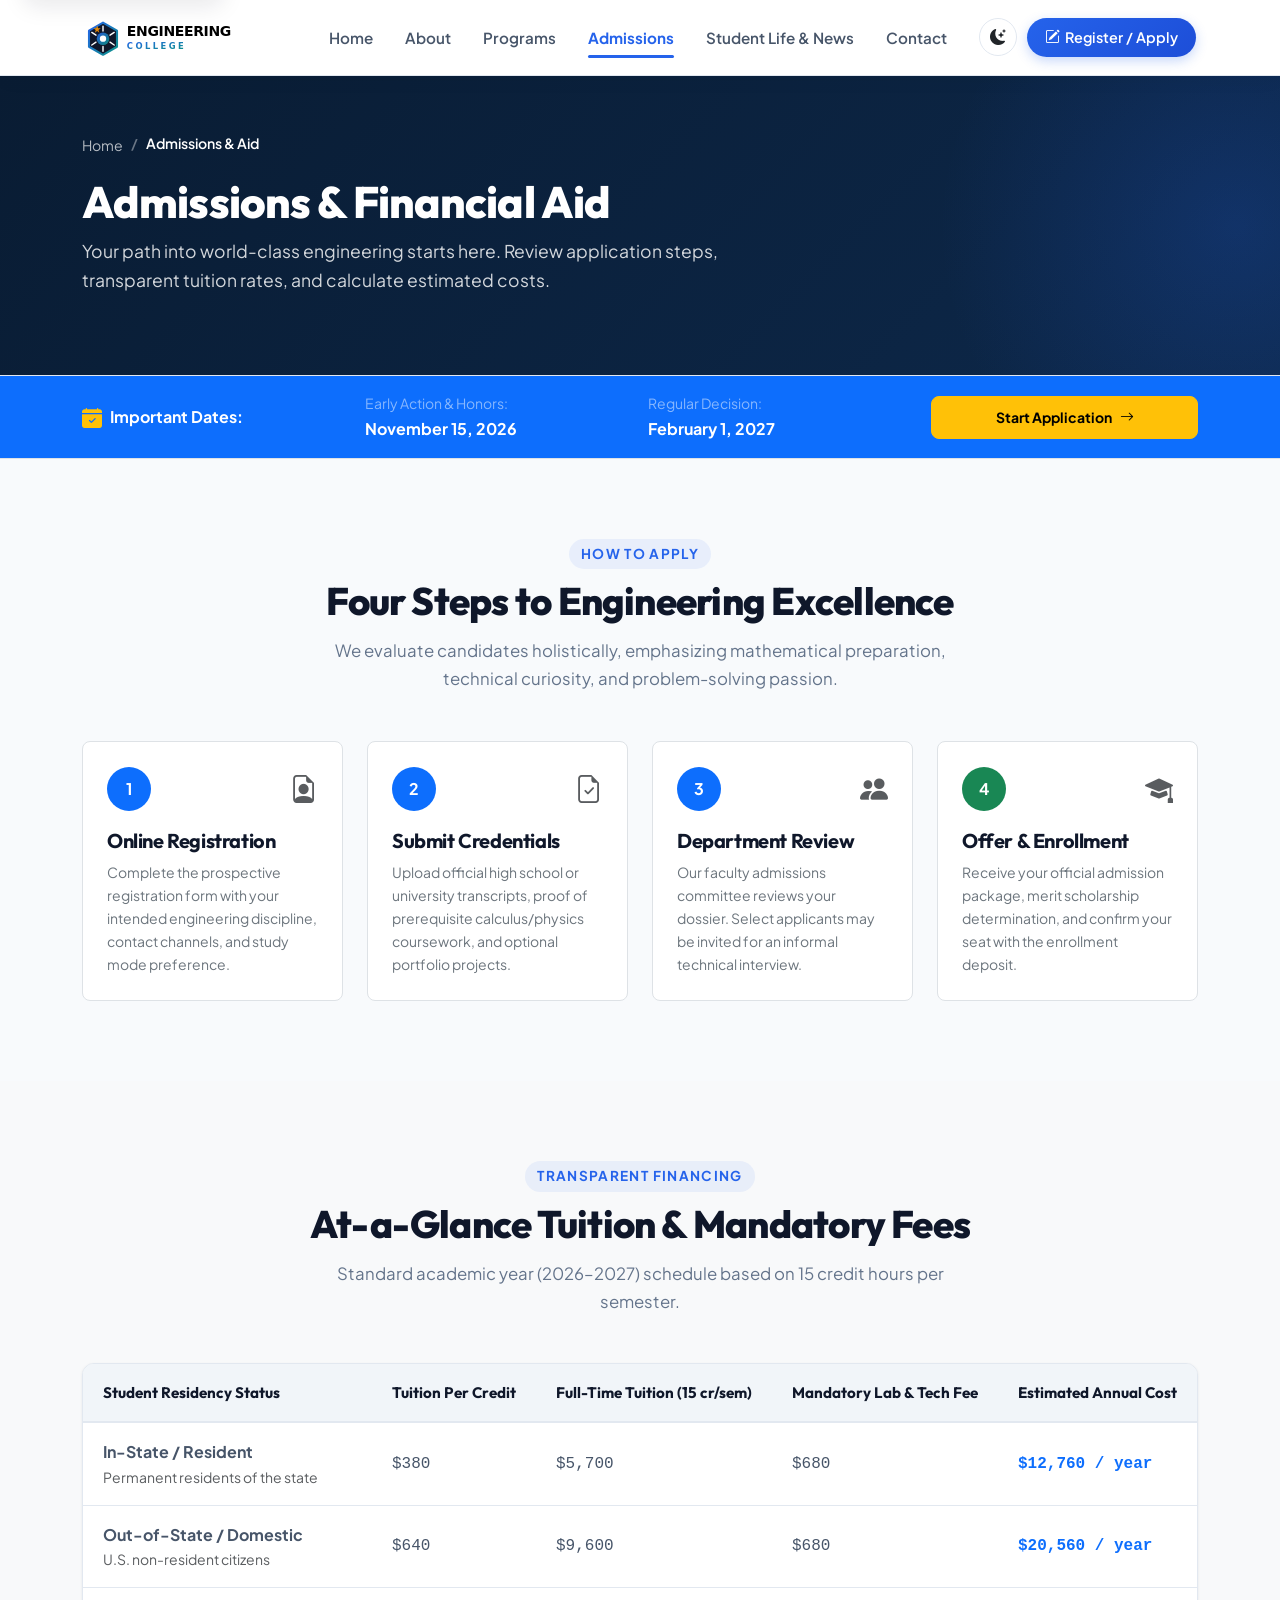
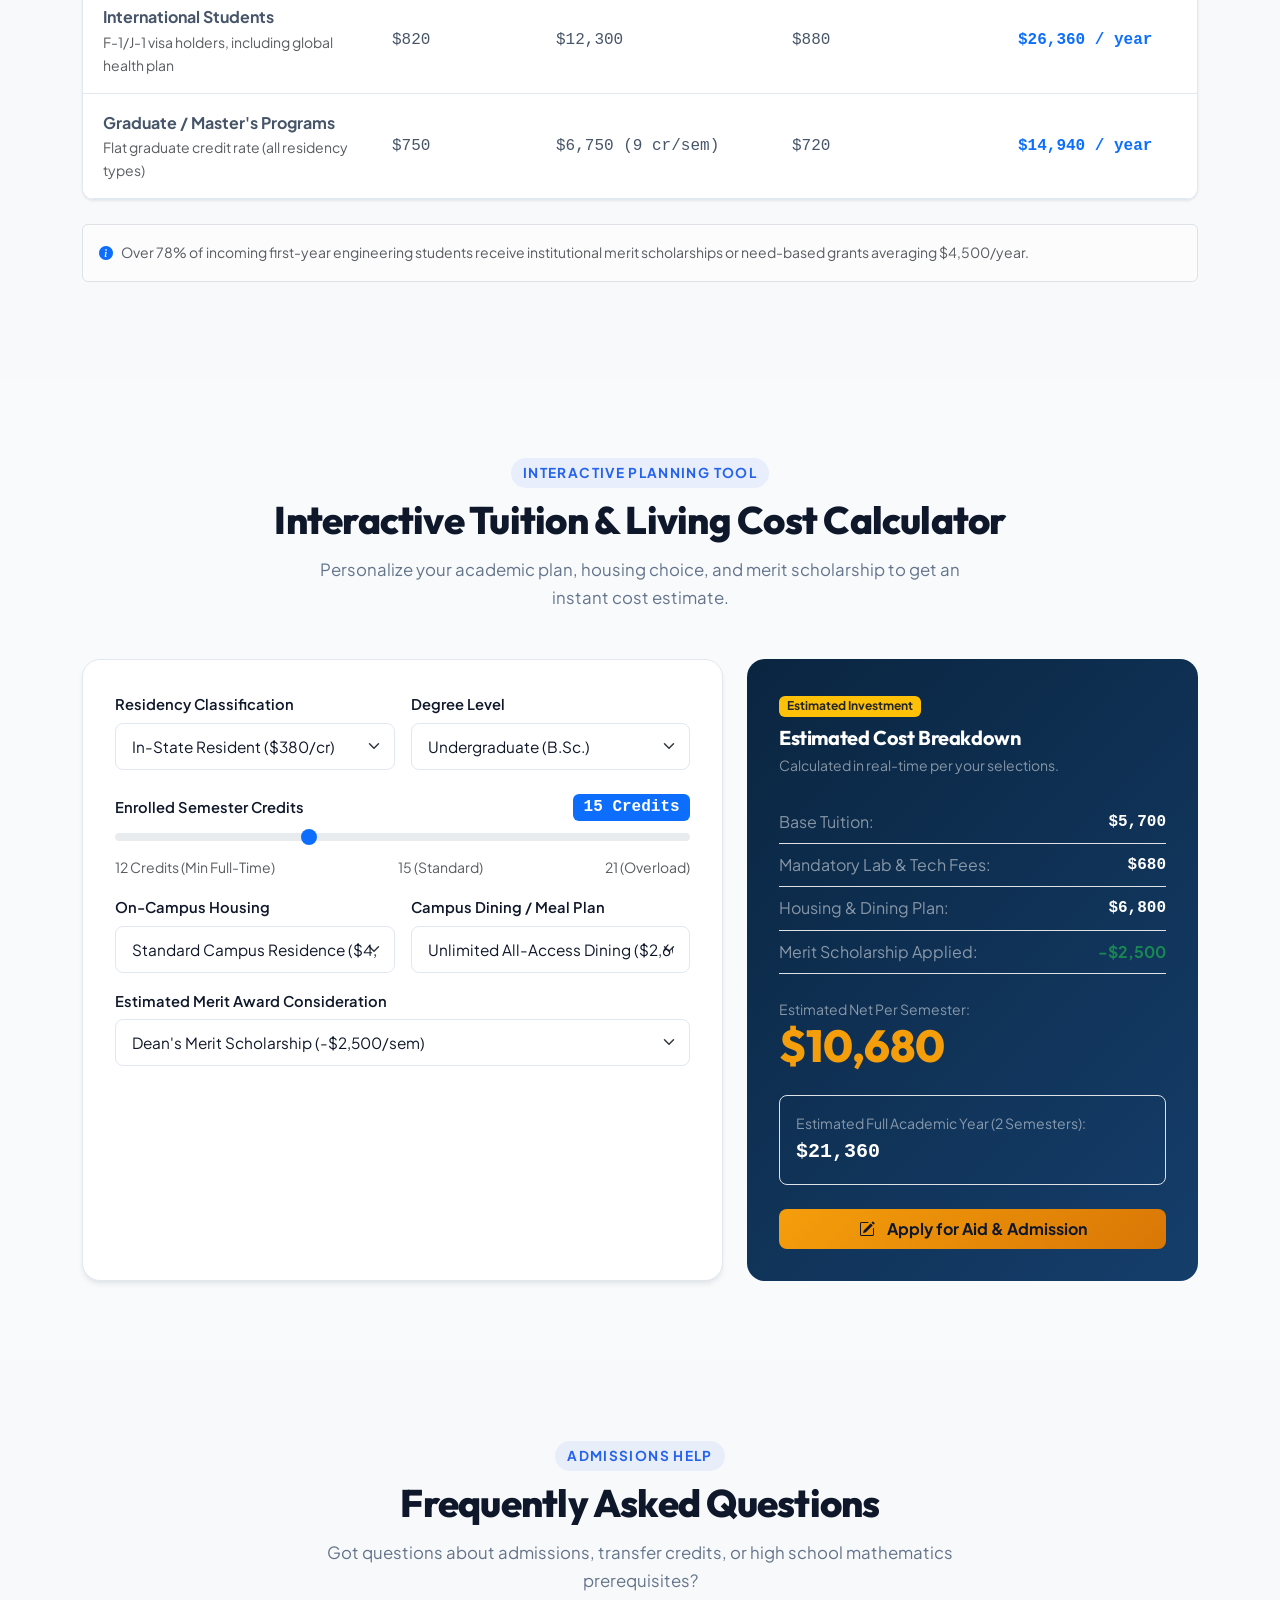
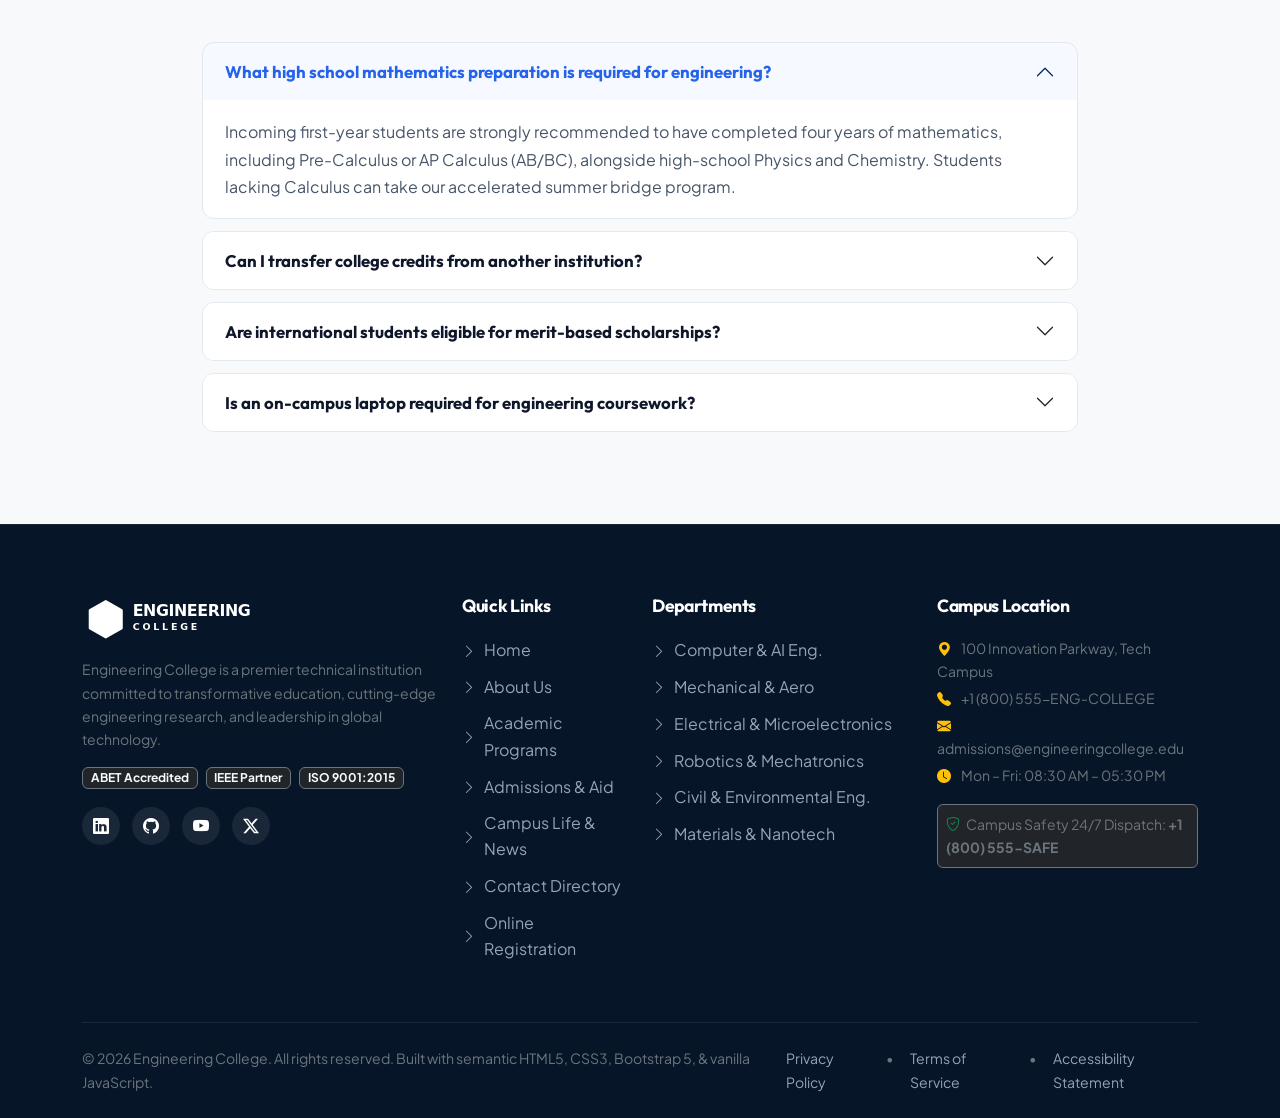
<file: admissions.html>
<!DOCTYPE html>
<html lang="en">
<head>
  <meta charset="UTF-8">
  <meta name="viewport" content="width=device-width, initial-scale=1.0">
  <meta name="description" content="Engineering College Admissions - Application requirements, step-by-step process, at-a-glance tuition table, and interactive cost calculator.">
  <meta name="keywords" content="engineering college admissions, tuition calculator, application deadlines, STEM scholarships, college fees">
  <title>Admissions &amp; Financial Aid | Engineering College</title>

  <!-- Favicon -->
  <link rel="icon" type="image/svg+xml" href="assets/images/logo.svg">

  <!-- Bootstrap 5.3.3 CSS -->
  <link href="https://cdn.jsdelivr.net/npm/bootstrap@5.3.3/dist/css/bootstrap.min.css" rel="stylesheet" integrity="sha384-QWTKZyjpPEjISv5WaRU9OFeRpok6YctnYmDr5pNlyT2bRjXh0JMhjY6hW+ALEwIH" crossorigin="anonymous">

  <!-- Bootstrap Icons -->
  <link rel="stylesheet" href="https://cdn.jsdelivr.net/npm/bootstrap-icons@1.11.3/font/bootstrap-icons.min.css">

  <!-- Custom CSS -->
  <link rel="stylesheet" href="css/style.css">
</head>
<body>

  <!-- Reading Progress Bar -->
  <div class="scroll-progress-bar" aria-hidden="true"></div>

  <!-- Skip to Content Link -->
  <a href="#main-content" class="skip-link">Skip to main content</a>

  <!-- Fixed Top Navigation Bar -->
  <header>
    <nav class="navbar navbar-expand-lg fixed-top site-navbar" aria-label="Main Navigation">
      <div class="container">
        <!-- Brand Logo -->
        <a class="navbar-brand" href="index.html" aria-label="Engineering College Homepage">
          <img src="assets/images/logo.svg" alt="Engineering College Emblem" width="180" height="42">
        </a>

        <!-- Mobile Toggler -->
        <button class="navbar-toggler" type="button" data-bs-toggle="collapse" data-bs-target="#primaryNavbar" aria-controls="primaryNavbar" aria-expanded="false" aria-label="Toggle navigation">
          <span class="navbar-toggler-icon"></span>
        </button>

        <!-- Navigation Links -->
        <div class="collapse navbar-collapse" id="primaryNavbar">
          <ul class="navbar-nav ms-auto align-items-lg-center">
            <li class="nav-item">
              <a class="nav-link" href="index.html">Home</a>
            </li>
            <li class="nav-item">
              <a class="nav-link" href="about.html">About</a>
            </li>
            <li class="nav-item">
              <a class="nav-link" href="programs.html">Programs</a>
            </li>
            <li class="nav-item">
              <a class="nav-link active" aria-current="page" href="admissions.html">Admissions</a>
            </li>
            <li class="nav-item">
              <a class="nav-link" href="student-life.html">Student Life &amp; News</a>
            </li>
            <li class="nav-item">
              <a class="nav-link" href="contact.html">Contact</a>
            </li>
            <!-- Theme Mode Switcher -->
            <li class="nav-item ms-lg-2 my-2 my-lg-0">
              <button class="theme-toggle-btn" type="button" aria-label="Toggle dark/light theme" title="Toggle theme">
                <i class="bi bi-moon-stars-fill" aria-hidden="true"></i>
              </button>
            </li>
            <!-- CTA Apply Button -->
            <li class="nav-item ms-lg-2">
              <a class="btn-nav-apply" href="register.html">
                <i class="bi bi-pencil-square" aria-hidden="true"></i>
                <span>Register / Apply</span>
              </a>
            </li>
          </ul>
        </div>
      </div>
    </nav>
  </header>

  <!-- Main Content Landmark -->
  <main id="main-content">

    <!-- Page Banner -->
    <section class="page-banner" aria-labelledby="admissions-banner-title">
      <div class="container position-relative">
        <nav aria-label="breadcrumb" class="breadcrumb-nav mb-3">
          <ol class="breadcrumb">
            <li class="breadcrumb-item"><a href="index.html">Home</a></li>
            <li class="breadcrumb-item active" aria-current="page">Admissions &amp; Aid</li>
          </ol>
        </nav>
        <h1 id="admissions-banner-title" class="page-banner-title">Admissions &amp; Financial Aid</h1>
        <p class="page-banner-lead">
          Your path into world-class engineering starts here. Review application steps, transparent tuition rates, and calculate estimated costs.
        </p>
      </div>
    </section>

    <!-- Key Deadlines Bar -->
    <section class="py-3 bg-primary text-white border-bottom" aria-label="Upcoming Admission Deadlines">
      <div class="container">
        <div class="row align-items-center g-3 text-center text-md-start">
          <div class="col-md-3">
            <div class="d-flex align-items-center justify-content-center justify-content-md-start gap-2">
              <i class="bi bi-calendar-check-fill text-warning fs-5" aria-hidden="true"></i>
              <span class="fw-bold">Important Dates:</span>
            </div>
          </div>
          <div class="col-md-3 col-6">
            <span class="d-block small text-white-50">Early Action &amp; Honors:</span>
            <strong class="text-white">November 15, 2026</strong>
          </div>
          <div class="col-md-3 col-6">
            <span class="d-block small text-white-50">Regular Decision:</span>
            <strong class="text-white">February 1, 2027</strong>
          </div>
          <div class="col-md-3">
            <a href="register.html" class="btn btn-warning btn-sm w-100 fw-bold">
              Start Application <i class="bi bi-arrow-right" aria-hidden="true"></i>
            </a>
          </div>
        </div>
      </div>
    </section>

    <!-- Application Process Steps -->
    <section class="section-padding" aria-labelledby="process-heading">
      <div class="container">
        <div class="text-center section-header">
          <span class="section-eyebrow">How to Apply</span>
          <h2 id="process-heading" class="section-title">Four Steps to Engineering Excellence</h2>
          <p class="section-desc">We evaluate candidates holistically, emphasizing mathematical preparation, technical curiosity, and problem-solving passion.</p>
        </div>

        <div class="row g-4">
          <!-- Step 1 -->
          <div class="col-md-6 col-lg-3">
            <div class="card h-100 p-4 border bg-surface rounded-3 position-relative">
              <div class="d-flex align-items-center justify-content-between mb-3">
                <span class="rounded-circle bg-primary text-white d-flex align-items-center justify-content-center fw-bold" style="width: 44px; height: 44px;">1</span>
                <i class="bi bi-file-earmark-person fs-3 text-muted" aria-hidden="true"></i>
              </div>
              <h3 class="h5 fw-bold mb-2">Online Registration</h3>
              <p class="text-secondary small mb-0">
                Complete the prospective registration form with your intended engineering discipline, contact channels, and study mode preference.
              </p>
            </div>
          </div>

          <!-- Step 2 -->
          <div class="col-md-6 col-lg-3">
            <div class="card h-100 p-4 border bg-surface rounded-3 position-relative">
              <div class="d-flex align-items-center justify-content-between mb-3">
                <span class="rounded-circle bg-primary text-white d-flex align-items-center justify-content-center fw-bold" style="width: 44px; height: 44px;">2</span>
                <i class="bi bi-file-earmark-check fs-3 text-muted" aria-hidden="true"></i>
              </div>
              <h3 class="h5 fw-bold mb-2">Submit Credentials</h3>
              <p class="text-secondary small mb-0">
                Upload official high school or university transcripts, proof of prerequisite calculus/physics coursework, and optional portfolio projects.
              </p>
            </div>
          </div>

          <!-- Step 3 -->
          <div class="col-md-6 col-lg-3">
            <div class="card h-100 p-4 border bg-surface rounded-3 position-relative">
              <div class="d-flex align-items-center justify-content-between mb-3">
                <span class="rounded-circle bg-primary text-white d-flex align-items-center justify-content-center fw-bold" style="width: 44px; height: 44px;">3</span>
                <i class="bi bi-people-fill fs-3 text-muted" aria-hidden="true"></i>
              </div>
              <h3 class="h5 fw-bold mb-2">Department Review</h3>
              <p class="text-secondary small mb-0">
                Our faculty admissions committee reviews your dossier. Select applicants may be invited for an informal technical interview.
              </p>
            </div>
          </div>

          <!-- Step 4 -->
          <div class="col-md-6 col-lg-3">
            <div class="card h-100 p-4 border bg-surface rounded-3 position-relative">
              <div class="d-flex align-items-center justify-content-between mb-3">
                <span class="rounded-circle bg-success text-white d-flex align-items-center justify-content-center fw-bold" style="width: 44px; height: 44px;">4</span>
                <i class="bi bi-mortarboard-fill fs-3 text-muted" aria-hidden="true"></i>
              </div>
              <h3 class="h5 fw-bold mb-2">Offer &amp; Enrollment</h3>
              <p class="text-secondary small mb-0">
                Receive your official admission package, merit scholarship determination, and confirm your seat with the enrollment deposit.
              </p>
            </div>
          </div>
        </div>
      </div>
    </section>

    <!-- At-a-Glance Tuition & Fees Table -->
    <section class="section-padding bg-body-tertiary" aria-labelledby="tuition-heading">
      <div class="container">
        <div class="text-center section-header">
          <span class="section-eyebrow">Transparent Financing</span>
          <h2 id="tuition-heading" class="section-title">At-a-Glance Tuition &amp; Mandatory Fees</h2>
          <p class="section-desc">Standard academic year (2026–2027) schedule based on 15 credit hours per semester.</p>
        </div>

        <div class="table-responsive-custom mb-4">
          <table class="table table-custom table-hover" aria-describedby="tuition-heading">
            <thead>
              <tr>
                <th scope="col">Student Residency Status</th>
                <th scope="col">Tuition Per Credit</th>
                <th scope="col">Full-Time Tuition (15 cr/sem)</th>
                <th scope="col">Mandatory Lab &amp; Tech Fee</th>
                <th scope="col">Estimated Annual Cost</th>
              </tr>
            </thead>
            <tbody>
              <tr>
                <td>
                  <strong>In-State / Resident</strong>
                  <div class="small text-muted">Permanent residents of the state</div>
                </td>
                <td class="font-monospace">$380</td>
                <td class="font-monospace">$5,700</td>
                <td class="font-monospace">$680</td>
                <td class="font-monospace fw-bold text-primary">$12,760 / year</td>
              </tr>
              <tr>
                <td>
                  <strong>Out-of-State / Domestic</strong>
                  <div class="small text-muted">U.S. non-resident citizens</div>
                </td>
                <td class="font-monospace">$640</td>
                <td class="font-monospace">$9,600</td>
                <td class="font-monospace">$680</td>
                <td class="font-monospace fw-bold text-primary">$20,560 / year</td>
              </tr>
              <tr>
                <td>
                  <strong>International Students</strong>
                  <div class="small text-muted">F-1/J-1 visa holders, including global health plan</div>
                </td>
                <td class="font-monospace">$820</td>
                <td class="font-monospace">$12,300</td>
                <td class="font-monospace">$880</td>
                <td class="font-monospace fw-bold text-primary">$26,360 / year</td>
              </tr>
              <tr>
                <td>
                  <strong>Graduate / Master's Programs</strong>
                  <div class="small text-muted">Flat graduate credit rate (all residency types)</div>
                </td>
                <td class="font-monospace">$750</td>
                <td class="font-monospace">$6,750 (9 cr/sem)</td>
                <td class="font-monospace">$720</td>
                <td class="font-monospace fw-bold text-primary">$14,940 / year</td>
              </tr>
            </tbody>
          </table>
        </div>

        <div class="alert alert-light border small text-muted d-flex align-items-center gap-2">
          <i class="bi bi-info-circle-fill text-primary"></i>
          <span>Over 78% of incoming first-year engineering students receive institutional merit scholarships or need-based grants averaging $4,500/year.</span>
        </div>
      </div>
    </section>

    <!-- Interactive Tuition & Cost Estimator (JavaScript Enhanced) -->
    <section class="section-padding" aria-labelledby="calculator-heading">
      <div class="container">
        <div class="text-center section-header">
          <span class="section-eyebrow">Interactive Planning Tool</span>
          <h2 id="calculator-heading" class="section-title">Interactive Tuition &amp; Living Cost Calculator</h2>
          <p class="section-desc">Personalize your academic plan, housing choice, and merit scholarship to get an instant cost estimate.</p>
        </div>

        <div class="row g-4 align-items-stretch">
          <!-- Calculator Controls -->
          <div class="col-lg-7">
            <div class="calculator-card h-100">
              <form id="tuitionCalculatorForm">
                <div class="row g-3">
                  <!-- Residency -->
                  <div class="col-md-6">
                    <label for="calcResidency" class="form-label">Residency Classification</label>
                    <select id="calcResidency" class="form-select">
                      <option value="instate" selected>In-State Resident ($380/cr)</option>
                      <option value="outstate">Out-of-State Domestic ($640/cr)</option>
                      <option value="international">International Student ($820/cr)</option>
                    </select>
                  </div>

                  <!-- Degree Level -->
                  <div class="col-md-6">
                    <label for="calcLevel" class="form-label">Degree Level</label>
                    <select id="calcLevel" class="form-select">
                      <option value="undergrad" selected>Undergraduate (B.Sc.)</option>
                      <option value="grad">Graduate (M.Sc. / Ph.D.)</option>
                    </select>
                  </div>

                  <!-- Credit Hours Slider -->
                  <div class="col-12 mt-4">
                    <div class="d-flex justify-content-between align-items-center mb-1">
                      <label for="calcCredits" class="form-label mb-0">Enrolled Semester Credits</label>
                      <span class="badge bg-primary fs-6 font-monospace" id="calcCreditsValue">15 Credits</span>
                    </div>
                    <input type="range" class="form-range" id="calcCredits" min="12" max="21" step="1" value="15">
                    <div class="d-flex justify-content-between small text-muted">
                      <span>12 Credits (Min Full-Time)</span>
                      <span>15 (Standard)</span>
                      <span>21 (Overload)</span>
                    </div>
                  </div>

                  <!-- Housing Option -->
                  <div class="col-md-6 mt-3">
                    <label for="calcHousing" class="form-label">On-Campus Housing</label>
                    <select id="calcHousing" class="form-select">
                      <option value="standard" selected>Standard Campus Residence ($4,200/sem)</option>
                      <option value="suite">Engineering Honors Suite ($5,500/sem)</option>
                      <option value="none">Off-Campus / Commuter ($0)</option>
                    </select>
                  </div>

                  <!-- Meal Plan -->
                  <div class="col-md-6 mt-3">
                    <label for="calcMeal" class="form-label">Campus Dining / Meal Plan</label>
                    <select id="calcMeal" class="form-select">
                      <option value="unlimited" selected>Unlimited All-Access Dining ($2,600/sem)</option>
                      <option value="weekly14">14 Meals / Week Plan ($1,950/sem)</option>
                      <option value="commuter">Commuter 50 Block Plan ($750/sem)</option>
                      <option value="none">No Meal Plan ($0)</option>
                    </select>
                  </div>

                  <!-- Scholarship / Aid -->
                  <div class="col-12 mt-3">
                    <label for="calcScholarship" class="form-label">Estimated Merit Award Consideration</label>
                    <select id="calcScholarship" class="form-select">
                      <option value="none">None / Need-Based Aid Only</option>
                      <option value="deans" selected>Dean's Merit Scholarship (-$2,500/sem)</option>
                      <option value="stem">STEM Innovation Excellence Award (-$4,000/sem)</option>
                      <option value="presidential">Presidential Full-Tuition Scholarship (95% Off Tuition)</option>
                    </select>
                  </div>
                </div>
              </form>
            </div>
          </div>

          <!-- Calculator Results Summary -->
          <div class="col-lg-5">
            <div class="calculator-result-card">
              <div>
                <span class="badge bg-warning text-dark fw-bold mb-2">Estimated Investment</span>
                <h3 class="h4 fw-bold text-white mb-1">Estimated Cost Breakdown</h3>
                <p class="small text-white-50 mb-4">Calculated in real-time per your selections.</p>

                <ul class="list-unstyled mb-4">
                  <li class="d-flex justify-content-between py-2 border-bottom border-white-50">
                    <span class="text-white-50">Base Tuition:</span>
                    <strong class="font-monospace text-white" id="calcBreakdownTuition">$5,700</strong>
                  </li>
                  <li class="d-flex justify-content-between py-2 border-bottom border-white-50">
                    <span class="text-white-50">Mandatory Lab &amp; Tech Fees:</span>
                    <strong class="font-monospace text-white" id="calcBreakdownFees">$680</strong>
                  </li>
                  <li class="d-flex justify-content-between py-2 border-bottom border-white-50">
                    <span class="text-white-50">Housing &amp; Dining Plan:</span>
                    <strong class="font-monospace text-white" id="calcBreakdownHousing">$6,800</strong>
                  </li>
                  <li class="d-flex justify-content-between py-2 border-bottom border-white-50">
                    <span class="text-white-50">Merit Scholarship Applied:</span>
                    <strong class="font-monospace text-success" id="calcBreakdownScholarship">-$2,500</strong>
                  </li>
                </ul>

                <div class="mb-4">
                  <span class="small text-white-50 d-block">Estimated Net Per Semester:</span>
                  <div class="calculator-price-tag" id="calcSemesterTotal">$10,680</div>
                </div>

                <div class="p-3 rounded-3 bg-white-10 border border-white-50 small mb-4">
                  <span class="text-white-50">Estimated Full Academic Year (2 Semesters):</span>
                  <strong class="d-block fs-5 text-white font-monospace" id="calcAnnualTotal">$21,360</strong>
                </div>
              </div>

              <div>
                <a href="register.html" class="btn btn-amber w-100 py-2">
                  <i class="bi bi-pencil-square me-1"></i> Apply for Aid &amp; Admission
                </a>
              </div>
            </div>
          </div>
        </div>
      </div>
    </section>

    <!-- Frequently Asked Questions Accordion -->
    <section class="section-padding bg-body-tertiary" aria-labelledby="faq-heading">
      <div class="container" style="max-width: 900px;">
        <div class="text-center section-header">
          <span class="section-eyebrow">Admissions Help</span>
          <h2 id="faq-heading" class="section-title">Frequently Asked Questions</h2>
          <p class="section-desc">Got questions about admissions, transfer credits, or high school mathematics prerequisites?</p>
        </div>

        <div class="accordion accordion-custom" id="admissionsAccordion">
          <!-- Item 1 -->
          <div class="accordion-item">
            <h3 class="accordion-header" id="headingOne">
              <button class="accordion-button" type="button" data-bs-toggle="collapse" data-bs-target="#collapseOne" aria-expanded="true" aria-controls="collapseOne">
                What high school mathematics preparation is required for engineering?
              </button>
            </h3>
            <div id="collapseOne" class="accordion-collapse collapse show" aria-labelledby="headingOne" data-bs-parent="#admissionsAccordion">
              <div class="accordion-body">
                Incoming first-year students are strongly recommended to have completed four years of mathematics, including Pre-Calculus or AP Calculus (AB/BC), alongside high-school Physics and Chemistry. Students lacking Calculus can take our accelerated summer bridge program.
              </div>
            </div>
          </div>

          <!-- Item 2 -->
          <div class="accordion-item">
            <h3 class="accordion-header" id="headingTwo">
              <button class="accordion-button collapsed" type="button" data-bs-toggle="collapse" data-bs-target="#collapseTwo" aria-expanded="false" aria-controls="collapseTwo">
                Can I transfer college credits from another institution?
              </button>
            </h3>
            <div id="collapseTwo" class="accordion-collapse collapse" aria-labelledby="headingTwo" data-bs-parent="#admissionsAccordion">
              <div class="accordion-body">
                Yes! We maintain formal articulation agreements with regional community colleges. Up to 64 credits of accredited collegiate coursework with a grade of C or better may be transferred towards your degree program.
              </div>
            </div>
          </div>

          <!-- Item 3 -->
          <div class="accordion-item">
            <h3 class="accordion-header" id="headingThree">
              <button class="accordion-button collapsed" type="button" data-bs-toggle="collapse" data-bs-target="#collapseThree" aria-expanded="false" aria-controls="collapseThree">
                Are international students eligible for merit-based scholarships?
              </button>
            </h3>
            <div id="collapseThree" class="accordion-collapse collapse" aria-labelledby="headingThree" data-bs-parent="#admissionsAccordion">
              <div class="accordion-body">
                Absolutely. All international applicants are automatically reviewed for our Global STEM Excellence Merit Scholarships upon submitting their prospective registration dossier. Awards range from $3,000 to $8,000 annually.
              </div>
            </div>
          </div>

          <!-- Item 4 -->
          <div class="accordion-item">
            <h3 class="accordion-header" id="headingFour">
              <button class="accordion-button collapsed" type="button" data-bs-toggle="collapse" data-bs-target="#collapseFour" aria-expanded="false" aria-controls="collapseFour">
                Is an on-campus laptop required for engineering coursework?
              </button>
            </h3>
            <div id="collapseFour" class="accordion-collapse collapse" aria-labelledby="headingFour" data-bs-parent="#admissionsAccordion">
              <div class="accordion-body">
                While campus engineering computer labs are open 24/7 with MATLAB, SolidWorks, and Vivado CAD software, we recommend all engineering students own a modern laptop capable of running simulation software (16GB RAM, dedicated GPU recommended).
              </div>
            </div>
          </div>
        </div>
      </div>
    </section>

  </main>

  <!-- Global Footer -->
  <footer class="site-footer" role="contentinfo">
    <div class="container">
      <div class="row g-4 justify-content-between">
        <div class="col-lg-4 col-md-6">
          <div class="mb-3">
            <img src="assets/images/logo.svg" alt="Engineering College" width="190" height="44" style="filter: brightness(0) invert(1);">
          </div>
          <p class="small text-secondary mb-3">
            Engineering College is a premier technical institution committed to transformative education, cutting-edge engineering research, and leadership in global technology.
          </p>
          <div class="d-flex gap-2">
            <span class="badge bg-dark border border-secondary text-light">ABET Accredited</span>
            <span class="badge bg-dark border border-secondary text-light">IEEE Partner</span>
            <span class="badge bg-dark border border-secondary text-light">ISO 9001:2015</span>
          </div>
          <div class="footer-socials">
            <a href="https://linkedin.com" class="footer-social-btn" aria-label="Engineering College on LinkedIn" target="_blank" rel="noopener noreferrer"><i class="bi bi-linkedin" aria-hidden="true"></i></a>
            <a href="https://github.com" class="footer-social-btn" aria-label="Engineering College on GitHub" target="_blank" rel="noopener noreferrer"><i class="bi bi-github" aria-hidden="true"></i></a>
            <a href="https://youtube.com" class="footer-social-btn" aria-label="Engineering College on YouTube" target="_blank" rel="noopener noreferrer"><i class="bi bi-youtube" aria-hidden="true"></i></a>
            <a href="https://twitter.com" class="footer-social-btn" aria-label="Engineering College on X" target="_blank" rel="noopener noreferrer"><i class="bi bi-twitter-x" aria-hidden="true"></i></a>
          </div>
        </div>

        <div class="col-lg-2 col-md-3 col-6">
          <h5>Quick Links</h5>
          <ul class="footer-links">
            <li><a href="index.html"><i class="bi bi-chevron-right small" aria-hidden="true"></i> Home</a></li>
            <li><a href="about.html"><i class="bi bi-chevron-right small" aria-hidden="true"></i> About Us</a></li>
            <li><a href="programs.html"><i class="bi bi-chevron-right small" aria-hidden="true"></i> Academic Programs</a></li>
            <li><a href="admissions.html"><i class="bi bi-chevron-right small" aria-hidden="true"></i> Admissions &amp; Aid</a></li>
            <li><a href="student-life.html"><i class="bi bi-chevron-right small" aria-hidden="true"></i> Campus Life &amp; News</a></li>
            <li><a href="contact.html"><i class="bi bi-chevron-right small" aria-hidden="true"></i> Contact Directory</a></li>
            <li><a href="register.html"><i class="bi bi-chevron-right small" aria-hidden="true"></i> Online Registration</a></li>
          </ul>
        </div>

        <div class="col-lg-3 col-md-3 col-6">
          <h5>Departments</h5>
          <ul class="footer-links">
            <li><a href="programs.html"><i class="bi bi-chevron-right small" aria-hidden="true"></i> Computer &amp; AI Eng.</a></li>
            <li><a href="programs.html"><i class="bi bi-chevron-right small" aria-hidden="true"></i> Mechanical &amp; Aero</a></li>
            <li><a href="programs.html"><i class="bi bi-chevron-right small" aria-hidden="true"></i> Electrical &amp; Microelectronics</a></li>
            <li><a href="programs.html"><i class="bi bi-chevron-right small" aria-hidden="true"></i> Robotics &amp; Mechatronics</a></li>
            <li><a href="programs.html"><i class="bi bi-chevron-right small" aria-hidden="true"></i> Civil &amp; Environmental Eng.</a></li>
            <li><a href="programs.html"><i class="bi bi-chevron-right small" aria-hidden="true"></i> Materials &amp; Nanotech</a></li>
          </ul>
        </div>

        <div class="col-lg-3 col-md-6">
          <h5>Campus Location</h5>
          <address class="small text-secondary mb-3 not-italic">
            <p class="mb-1"><i class="bi bi-geo-alt-fill text-warning me-2" aria-hidden="true"></i> 100 Innovation Parkway, Tech Campus</p>
            <p class="mb-1"><i class="bi bi-telephone-fill text-warning me-2" aria-hidden="true"></i> +1 (800) 555-ENG-COLLEGE</p>
            <p class="mb-1"><i class="bi bi-envelope-fill text-warning me-2" aria-hidden="true"></i> admissions@engineeringcollege.edu</p>
            <p class="mb-0"><i class="bi bi-clock-fill text-warning me-2" aria-hidden="true"></i> Mon – Fri: 08:30 AM – 05:30 PM</p>
          </address>
          <div class="p-2 rounded bg-dark border border-secondary text-secondary small">
            <i class="bi bi-shield-check text-success me-1" aria-hidden="true"></i> Campus Safety 24/7 Dispatch: <strong>+1 (800) 555-SAFE</strong>
          </div>
        </div>
      </div>

      <div class="footer-bottom d-flex flex-column flex-md-row justify-content-between align-items-center text-secondary">
        <div>
          &copy; 2026 Engineering College. All rights reserved. Built with semantic HTML5, CSS3, Bootstrap 5, &amp; vanilla JavaScript.
        </div>
        <div class="mt-2 mt-md-0 d-flex gap-3">
          <a href="contact.html">Privacy Policy</a>
          <span>&bull;</span>
          <a href="contact.html">Terms of Service</a>
          <span>&bull;</span>
          <a href="contact.html">Accessibility Statement</a>
        </div>
      </div>
    </div>
  </footer>

  <!-- Floating Back to Top Button -->
  <button type="button" class="back-to-top" aria-label="Back to top of page" title="Back to top">
    <i class="bi bi-arrow-up" aria-hidden="true"></i>
  </button>

  <!-- Bootstrap 5 Bundle JS -->
  <script src="https://cdn.jsdelivr.net/npm/bootstrap@5.3.3/dist/js/bootstrap.bundle.min.js" integrity="sha384-YvpcrYf0tY3lHB60NNkmXc5s9fDVZLESaAA55NDzOxhy9GkcIdslK1eN7N6jIeHz" crossorigin="anonymous"></script>

  <!-- Custom Scripts -->
  <script src="js/main.js"></script>
  <script src="js/calculator.js"></script>
</body>
</html>
</file>
<file: css/style.css>
/* ==========================================================================
   Engineering College - Main Stylesheet
   Modern, Accessible, High-Performance Brochure Theme
   ========================================================================== */

/* --- Google Fonts Import --- */
@import url('https://fonts.googleapis.com/css2?family=Outfit:wght@400;500;600;700;800&family=Plus+Jakarta+Sans:wght@300;400;500;600;700&family=JetBrains+Mono:wght@400;500;700&display=swap');

/* --- CSS Custom Variables (Design System) --- */
:root {
  /* Brand Palette */
  --primary-navy: #0a2540;
  --primary-navy-dark: #06182a;
  --primary-navy-light: #153e6b;
  --accent-blue: #2563eb;
  --accent-blue-hover: #1d4ed8;
  --accent-cyan: #06b6d4;
  --accent-teal: #0d9488;
  --accent-amber: #f59e0b;
  --accent-amber-dark: #d97706;

  /* Neutral Tones */
  --bg-page: #f8fafc;
  --bg-surface: #ffffff;
  --bg-surface-alt: #f1f5f9;
  --bg-surface-elevated: #ffffff;
  --border-color: #e2e8f0;
  --border-color-subtle: #edf2f7;

  /* Typography Colors */
  --text-primary: #0f172a;
  --text-secondary: #475569;
  --text-muted: #64748b;
  --text-inverse: #ffffff;

  /* State Colors */
  --success: #10b981;
  --success-bg: #ecfdf5;
  --warning: #f59e0b;
  --warning-bg: #fffbeb;
  --danger: #ef4444;
  --danger-bg: #fef2f2;
  --info: #3b82f6;

  /* Typography Scales */
  --font-heading: 'Outfit', -apple-system, BlinkMacSystemFont, 'Segoe UI', Roboto, sans-serif;
  --font-body: 'Plus Jakarta Sans', -apple-system, BlinkMacSystemFont, 'Segoe UI', Roboto, sans-serif;
  --font-mono: 'JetBrains Mono', monospace;

  /* Shadows */
  --shadow-sm: 0 1px 3px 0 rgba(15, 23, 42, 0.08), 0 1px 2px -1px rgba(15, 23, 42, 0.05);
  --shadow-md: 0 4px 6px -1px rgba(15, 23, 42, 0.08), 0 2px 4px -2px rgba(15, 23, 42, 0.05);
  --shadow-lg: 0 10px 15px -3px rgba(15, 23, 42, 0.08), 0 4px 6px -4px rgba(15, 23, 42, 0.05);
  --shadow-xl: 0 20px 25px -5px rgba(15, 23, 42, 0.1), 0 8px 10px -6px rgba(15, 23, 42, 0.05);
  --shadow-glow: 0 0 20px rgba(37, 99, 235, 0.25);

  /* Layout & Transitions */
  --navbar-height: 76px;
  --radius-sm: 8px;
  --radius-md: 12px;
  --radius-lg: 18px;
  --radius-xl: 24px;
  --radius-pill: 9999px;
  --transition-fast: 0.15s ease;
  --transition-normal: 0.25s ease-in-out;
  --transition-slow: 0.4s cubic-bezier(0.16, 1, 0.3, 1);
}

/* --- Dark Theme Overrides --- */
[data-theme="dark"] {
  --primary-navy: #0b1329;
  --primary-navy-dark: #050b18;
  --primary-navy-light: #1e293b;
  --accent-blue: #3b82f6;
  --accent-blue-hover: #60a5fa;

  --bg-page: #0a0f1d;
  --bg-surface: #111827;
  --bg-surface-alt: #1f2937;
  --bg-surface-elevated: #1e293b;
  --border-color: #1f2937;
  --border-color-subtle: #111827;

  --text-primary: #f8fafc;
  --text-secondary: #cbd5e1;
  --text-muted: #94a3b8;
  --text-inverse: #0f172a;

  --shadow-sm: 0 1px 3px 0 rgba(0, 0, 0, 0.4);
  --shadow-md: 0 4px 6px -1px rgba(0, 0, 0, 0.4);
  --shadow-lg: 0 10px 15px -3px rgba(0, 0, 0, 0.5);
  --shadow-xl: 0 20px 25px -5px rgba(0, 0, 0, 0.6);
  --shadow-glow: 0 0 25px rgba(59, 130, 246, 0.35);
}

/* ==========================================================================
   Base & Accessibility Foundation
   ========================================================================== */
*, *::before, *::after {
  box-sizing: border-box;
}

html {
  scroll-behavior: smooth;
  scroll-padding-top: calc(var(--navbar-height) + 20px);
}

body {
  font-family: var(--font-body);
  font-size: 1rem;
  line-height: 1.65;
  color: var(--text-secondary);
  background-color: var(--bg-page);
  margin: 0;
  padding: 0;
  padding-top: var(--navbar-height);
  overflow-x: hidden;
  transition: background-color var(--transition-normal), color var(--transition-normal);
}

/* Skip link for assistive tech & keyboard navigation */
.skip-link {
  position: absolute;
  top: -60px;
  left: 20px;
  background: var(--accent-blue);
  color: #ffffff !important;
  padding: 12px 24px;
  font-weight: 700;
  border-radius: var(--radius-md);
  z-index: 99999;
  text-decoration: none;
  box-shadow: var(--shadow-xl);
  transition: top var(--transition-fast);
}

.skip-link:focus {
  top: 15px;
  outline: 3px solid var(--accent-amber);
}

/* Accessible focus visible state */
:focus-visible {
  outline: 3px solid var(--accent-blue) !important;
  outline-offset: 3px !important;
}

/* Reduced motion preference */
@media (prefers-reduced-motion: reduce) {
  *, *::before, *::after {
    animation-duration: 0.01ms !important;
    animation-iteration-count: 1 !important;
    transition-duration: 0.01ms !important;
    scroll-behavior: auto !important;
  }
}

/* Heading styles */
h1, h2, h3, h4, h5, h6,
.h1, .h2, .h3, .h4, .h5, .h6 {
  font-family: var(--font-heading);
  color: var(--text-primary);
  font-weight: 700;
  line-height: 1.25;
  letter-spacing: -0.02em;
}

h1, .h1 { font-size: clamp(2rem, 4vw + 1rem, 3.25rem); }
h2, .h2 { font-size: clamp(1.6rem, 3vw + 0.5rem, 2.4rem); }
h3, .h3 { font-size: clamp(1.25rem, 2vw + 0.3rem, 1.65rem); }
h4, .h4 { font-size: 1.25rem; }

p {
  margin-bottom: 1.25rem;
}

a {
  color: var(--accent-blue);
  text-decoration: none;
  transition: color var(--transition-fast);
}

a:hover {
  color: var(--accent-blue-hover);
}

img {
  max-width: 100%;
  height: auto;
  display: block;
}

/* Reading Progress Bar on Top */
.scroll-progress-bar {
  position: fixed;
  top: 0;
  left: 0;
  height: 4px;
  width: 0%;
  background: linear-gradient(90deg, var(--accent-blue), var(--accent-cyan), var(--accent-amber));
  z-index: 1050;
  transition: width 0.1s linear;
}

/* ==========================================================================
   Header & Fixed Top Navigation
   ========================================================================== */
.site-navbar {
  height: var(--navbar-height);
  background: rgba(255, 255, 255, 0.92);
  backdrop-filter: blur(16px);
  -webkit-backdrop-filter: blur(16px);
  border-bottom: 1px solid var(--border-color);
  box-shadow: 0 4px 20px -2px rgba(15, 23, 42, 0.05);
  transition: all var(--transition-normal);
  z-index: 1040;
}

[data-theme="dark"] .site-navbar {
  background: rgba(17, 24, 39, 0.92);
  border-bottom: 1px solid var(--border-color);
  box-shadow: 0 4px 20px -2px rgba(0, 0, 0, 0.5);
}

.site-navbar.scrolled {
  box-shadow: var(--shadow-md);
  height: 70px;
}

.navbar-brand {
  display: flex;
  align-items: center;
  gap: 12px;
  font-family: var(--font-heading);
  font-weight: 800;
  font-size: 1.25rem;
  color: var(--text-primary) !important;
  text-decoration: none;
}

.navbar-brand svg,
.navbar-brand img {
  height: 42px;
  width: auto;
}

.navbar-nav .nav-item {
  position: relative;
  margin: 0 2px;
}

.navbar-nav .nav-link {
  font-family: var(--font-body);
  font-weight: 600;
  font-size: 0.95rem;
  color: var(--text-secondary) !important;
  padding: 8px 14px !important;
  border-radius: var(--radius-sm);
  transition: all var(--transition-fast);
  position: relative;
}

.navbar-nav .nav-link:hover {
  color: var(--accent-blue) !important;
  background-color: rgba(37, 99, 235, 0.06);
}

.navbar-nav .nav-link.active {
  color: var(--accent-blue) !important;
  font-weight: 700;
}

.navbar-nav .nav-link.active::after {
  content: '';
  position: absolute;
  bottom: 0;
  left: 14px;
  right: 14px;
  height: 3px;
  background: var(--accent-blue);
  border-radius: var(--radius-pill);
}

/* Nav CTA Button */
.btn-nav-apply {
  background: linear-gradient(135deg, var(--accent-blue), #1d4ed8);
  color: #ffffff !important;
  font-weight: 600;
  font-size: 0.9rem;
  padding: 8px 18px !important;
  border-radius: var(--radius-pill);
  box-shadow: 0 4px 12px rgba(37, 99, 235, 0.25);
  transition: all var(--transition-normal);
  display: inline-flex;
  align-items: center;
  gap: 6px;
}

.btn-nav-apply:hover {
  transform: translateY(-2px);
  box-shadow: 0 6px 16px rgba(37, 99, 235, 0.35);
  color: #ffffff !important;
}

/* Theme Toggle Button */
.theme-toggle-btn {
  background: transparent;
  border: 1px solid var(--border-color);
  color: var(--text-primary);
  border-radius: 50%;
  width: 38px;
  height: 38px;
  display: inline-flex;
  align-items: center;
  justify-content: center;
  cursor: pointer;
  transition: all var(--transition-fast);
  margin-left: 8px;
}

.theme-toggle-btn:hover {
  background: var(--bg-surface-alt);
  color: var(--accent-amber);
  border-color: var(--accent-amber);
}

/* Navbar Toggler for Mobile */
.navbar-toggler {
  border: 1px solid var(--border-color);
  padding: 6px 10px;
  border-radius: var(--radius-sm);
  color: var(--text-primary);
}

.navbar-toggler:focus {
  box-shadow: none;
  outline: 2px solid var(--accent-blue);
}

@media (max-width: 991.98px) {
  .navbar-collapse {
    background: var(--bg-surface);
    padding: 1.25rem;
    border-radius: var(--radius-md);
    box-shadow: var(--shadow-xl);
    border: 1px solid var(--border-color);
    margin-top: 10px;
  }
  .navbar-nav .nav-link.active::after {
    display: none;
  }
  .navbar-nav .nav-link.active {
    background: rgba(37, 99, 235, 0.1);
  }
}

/* ==========================================================================
   Hero Sections
   ========================================================================== */
.hero-section {
  position: relative;
  background: linear-gradient(135deg, #07172c 0%, #0d284a 50%, #091f38 100%);
  color: #ffffff;
  padding: 80px 0 100px;
  overflow: hidden;
}

.hero-section::before {
  content: '';
  position: absolute;
  top: 0;
  left: 0;
  right: 0;
  bottom: 0;
  background-image: 
    radial-gradient(circle at 20% 30%, rgba(37, 99, 235, 0.25) 0%, transparent 50%),
    radial-gradient(circle at 80% 70%, rgba(6, 182, 212, 0.2) 0%, transparent 45%),
    radial-gradient(circle at 50% 50%, rgba(245, 158, 11, 0.1) 0%, transparent 60%);
  pointer-events: none;
}

.hero-grid-pattern {
  position: absolute;
  top: 0;
  left: 0;
  right: 0;
  bottom: 0;
  background-size: 40px 40px;
  background-image: 
    linear-gradient(to right, rgba(255, 255, 255, 0.04) 1px, transparent 1px),
    linear-gradient(to bottom, rgba(255, 255, 255, 0.04) 1px, transparent 1px);
  opacity: 0.7;
  pointer-events: none;
}

.hero-badge {
  display: inline-flex;
  align-items: center;
  gap: 8px;
  background: rgba(255, 255, 255, 0.12);
  border: 1px solid rgba(255, 255, 255, 0.2);
  backdrop-filter: blur(8px);
  color: #ffffff;
  padding: 6px 16px;
  border-radius: var(--radius-pill);
  font-size: 0.85rem;
  font-weight: 600;
  letter-spacing: 0.02em;
  margin-bottom: 1.25rem;
}

.hero-badge .badge-dot {
  width: 8px;
  height: 8px;
  border-radius: 50%;
  background: var(--accent-amber);
  box-shadow: 0 0 10px var(--accent-amber);
}

.hero-title {
  color: #ffffff;
  font-weight: 800;
  margin-bottom: 1.25rem;
  line-height: 1.15;
}

.hero-subtitle {
  color: rgba(255, 255, 255, 0.85);
  font-size: clamp(1.05rem, 1.2vw + 0.5rem, 1.25rem);
  line-height: 1.7;
  max-width: 620px;
  margin-bottom: 2rem;
}

/* Page Banner (Shorter Hero for Secondary Pages) */
.page-banner {
  background: linear-gradient(135deg, #091c33 0%, #0d284a 100%);
  color: #ffffff;
  padding: 56px 0 60px;
  position: relative;
  overflow: hidden;
  border-bottom: 1px solid var(--border-color);
}

.page-banner::after {
  content: '';
  position: absolute;
  top: -50%;
  right: -20%;
  width: 600px;
  height: 600px;
  border-radius: 50%;
  background: radial-gradient(circle, rgba(37, 99, 235, 0.2) 0%, transparent 70%);
  pointer-events: none;
}

.page-banner-title {
  color: #ffffff;
  font-size: clamp(2rem, 3.5vw + 0.5rem, 2.75rem);
  font-weight: 800;
  margin-bottom: 0.5rem;
}

.page-banner-lead {
  color: rgba(255, 255, 255, 0.82);
  font-size: 1.1rem;
  max-width: 650px;
}

.breadcrumb-nav ol {
  background: transparent;
  padding: 0;
  margin: 0;
}

.breadcrumb-item a {
  color: rgba(255, 255, 255, 0.7);
  font-size: 0.88rem;
}

.breadcrumb-item a:hover {
  color: var(--accent-amber);
}

.breadcrumb-item.active {
  color: #ffffff;
  font-weight: 600;
  font-size: 0.88rem;
}

.breadcrumb-item + .breadcrumb-item::before {
  color: rgba(255, 255, 255, 0.4);
}

/* ==========================================================================
   Buttons & Interactive Elements
   ========================================================================== */
.btn {
  font-family: var(--font-body);
  font-weight: 600;
  border-radius: var(--radius-sm);
  padding: 10px 22px;
  transition: all var(--transition-normal);
  display: inline-flex;
  align-items: center;
  justify-content: center;
  gap: 8px;
}

.btn-primary {
  background-color: var(--accent-blue);
  border-color: var(--accent-blue);
  color: #ffffff;
}

.btn-primary:hover {
  background-color: var(--accent-blue-hover);
  border-color: var(--accent-blue-hover);
  transform: translateY(-2px);
  box-shadow: var(--shadow-md);
}

.btn-amber {
  background: linear-gradient(135deg, var(--accent-amber), var(--accent-amber-dark));
  border: none;
  color: #0f172a;
  font-weight: 700;
}

.btn-amber:hover {
  background: linear-gradient(135deg, #fbbf24, var(--accent-amber));
  color: #0f172a;
  transform: translateY(-2px);
  box-shadow: 0 4px 14px rgba(245, 158, 11, 0.35);
}

.btn-outline-light:hover {
  background-color: rgba(255, 255, 255, 0.15);
  color: #ffffff;
  border-color: #ffffff;
  transform: translateY(-2px);
}

.btn-outline-primary {
  border-color: var(--accent-blue);
  color: var(--accent-blue);
}

.btn-outline-primary:hover {
  background-color: var(--accent-blue);
  color: #ffffff;
  transform: translateY(-2px);
}

/* ==========================================================================
   Section Layouts & Headers
   ========================================================================== */
.section-padding {
  padding: 80px 0;
}

.section-padding-sm {
  padding: 48px 0;
}

.section-header {
  margin-bottom: 48px;
}

.section-eyebrow {
  display: inline-block;
  font-size: 0.85rem;
  font-weight: 700;
  text-transform: uppercase;
  letter-spacing: 0.1em;
  color: var(--accent-blue);
  margin-bottom: 8px;
  background: rgba(37, 99, 235, 0.08);
  padding: 4px 12px;
  border-radius: var(--radius-pill);
}

[data-theme="dark"] .section-eyebrow {
  background: rgba(59, 130, 246, 0.15);
  color: var(--accent-cyan);
}

.section-title {
  font-weight: 800;
  color: var(--text-primary);
  margin-bottom: 12px;
}

.section-desc {
  color: var(--text-muted);
  font-size: 1.05rem;
  max-width: 640px;
  margin: 0 auto;
}

/* ==========================================================================
   Cards & Content Surfaces
   ========================================================================== */
.ec-card {
  background: var(--bg-surface);
  border: 1px solid var(--border-color);
  border-radius: var(--radius-md);
  padding: 24px;
  height: 100%;
  transition: all var(--transition-normal);
  display: flex;
  flex-direction: column;
}

.ec-card:hover {
  transform: translateY(-5px);
  box-shadow: var(--shadow-lg);
  border-color: rgba(37, 99, 235, 0.3);
}

.ec-card-img-wrapper {
  position: relative;
  border-radius: var(--radius-sm);
  overflow: hidden;
  margin-bottom: 18px;
  aspect-ratio: 16 / 10;
  background: var(--bg-surface-alt);
}

.ec-card-img-wrapper img {
  width: 100%;
  height: 100%;
  object-fit: cover;
  transition: transform var(--transition-slow);
}

.ec-card:hover .ec-card-img-wrapper img {
  transform: scale(1.05);
}

.ec-card-tag {
  position: absolute;
  top: 12px;
  left: 12px;
  background: rgba(15, 23, 42, 0.85);
  backdrop-filter: blur(8px);
  color: #ffffff;
  font-size: 0.75rem;
  font-weight: 700;
  padding: 4px 10px;
  border-radius: var(--radius-pill);
  text-transform: uppercase;
  letter-spacing: 0.05em;
}

.ec-card-icon {
  width: 52px;
  height: 52px;
  border-radius: var(--radius-md);
  background: rgba(37, 99, 235, 0.1);
  color: var(--accent-blue);
  display: flex;
  align-items: center;
  justify-content: center;
  font-size: 1.6rem;
  margin-bottom: 18px;
  transition: all var(--transition-fast);
}

.ec-card:hover .ec-card-icon {
  background: var(--accent-blue);
  color: #ffffff;
}

/* Stat Box */
.stat-box {
  background: var(--bg-surface);
  border: 1px solid var(--border-color);
  border-radius: var(--radius-md);
  padding: 24px 20px;
  text-align: center;
  transition: all var(--transition-normal);
}

.stat-box:hover {
  box-shadow: var(--shadow-md);
  border-color: var(--accent-blue);
}

.stat-number {
  font-family: var(--font-heading);
  font-size: clamp(2rem, 3vw, 2.75rem);
  font-weight: 800;
  color: var(--accent-blue);
  line-height: 1;
  margin-bottom: 6px;
}

.stat-label {
  font-size: 0.9rem;
  font-weight: 600;
  color: var(--text-muted);
  text-transform: uppercase;
  letter-spacing: 0.05em;
}

/* ==========================================================================
   Tables & Data Displays
   ========================================================================== */
.table-responsive-custom {
  background: var(--bg-surface);
  border: 1px solid var(--border-color);
  border-radius: var(--radius-md);
  overflow: hidden;
  box-shadow: var(--shadow-sm);
}

.table-custom {
  margin-bottom: 0;
  width: 100%;
  color: var(--text-secondary);
}

.table-custom thead th {
  background: var(--bg-surface-alt);
  color: var(--text-primary);
  font-family: var(--font-heading);
  font-weight: 700;
  font-size: 0.95rem;
  padding: 16px 20px;
  border-bottom: 2px solid var(--border-color);
  white-space: nowrap;
}

.table-custom tbody td {
  padding: 16px 20px;
  vertical-align: middle;
  border-bottom: 1px solid var(--border-color);
  background: var(--bg-surface);
  color: var(--text-secondary);
}

.table-custom tbody tr:hover td {
  background: rgba(37, 99, 235, 0.03);
}

[data-theme="dark"] .table-custom thead th {
  background: #1e293b;
}

/* ==========================================================================
   Forms & Validation Styling
   ========================================================================== */
.form-card {
  background: var(--bg-surface);
  border: 1px solid var(--border-color);
  border-radius: var(--radius-lg);
  padding: 36px;
  box-shadow: var(--shadow-lg);
}

@media (max-width: 575.98px) {
  .form-card {
    padding: 24px 18px;
  }
}

.form-label {
  font-weight: 600;
  color: var(--text-primary);
  font-size: 0.92rem;
  margin-bottom: 6px;
  display: flex;
  align-items: center;
  gap: 4px;
}

.form-label .required-star {
  color: var(--danger);
  font-size: 1.1rem;
  line-height: 1;
}

.form-control,
.form-select {
  background-color: var(--bg-surface);
  border: 1.5px solid var(--border-color);
  border-radius: var(--radius-sm);
  color: var(--text-primary);
  padding: 11px 16px;
  font-size: 0.96rem;
  transition: all var(--transition-fast);
}

.form-control:focus,
.form-select:focus {
  border-color: var(--accent-blue);
  background-color: var(--bg-surface);
  box-shadow: 0 0 0 3px rgba(37, 99, 235, 0.18);
  color: var(--text-primary);
}

[data-theme="dark"] .form-control,
[data-theme="dark"] .form-select {
  background-color: var(--bg-surface-elevated);
  border-color: var(--border-color);
  color: var(--text-primary);
}

/* Form Helper & Feedback */
.form-text {
  color: var(--text-muted);
  font-size: 0.82rem;
  margin-top: 5px;
}

.invalid-feedback {
  font-size: 0.84rem;
  font-weight: 600;
  color: var(--danger);
  display: none;
  margin-top: 5px;
}

.valid-feedback {
  font-size: 0.84rem;
  font-weight: 600;
  color: var(--success);
  display: none;
  margin-top: 5px;
}

.is-invalid ~ .invalid-feedback,
.was-validated :invalid ~ .invalid-feedback {
  display: block;
}

.is-valid ~ .valid-feedback {
  display: block;
}

.is-invalid {
  border-color: var(--danger) !important;
  background-image: none !important;
}

.is-valid {
  border-color: var(--success) !important;
  background-image: none !important;
}

/* Password Toggle & Strength Meter */
.password-input-group {
  position: relative;
}

.password-toggle-btn {
  position: absolute;
  right: 12px;
  top: 50%;
  transform: translateY(-50%);
  background: transparent;
  border: none;
  color: var(--text-muted);
  cursor: pointer;
  padding: 4px;
  z-index: 5;
}

.password-toggle-btn:hover {
  color: var(--text-primary);
}

.password-strength-wrapper {
  margin-top: 8px;
}

.password-strength-bar {
  height: 5px;
  border-radius: var(--radius-pill);
  background-color: var(--border-color);
  overflow: hidden;
  margin-bottom: 4px;
}

.password-strength-fill {
  height: 100%;
  width: 0%;
  transition: width 0.3s ease, background-color 0.3s ease;
}

.password-strength-text {
  font-size: 0.8rem;
  font-weight: 600;
}

/* Study Mode Radio Card Group */
.radio-cards-group {
  display: grid;
  grid-template-columns: repeat(auto-fit, minmax(140px, 1fr));
  gap: 12px;
}

.radio-card-label {
  border: 1.5px solid var(--border-color);
  border-radius: var(--radius-sm);
  padding: 14px 12px;
  cursor: pointer;
  text-align: center;
  transition: all var(--transition-fast);
  background: var(--bg-surface);
  display: flex;
  flex-direction: column;
  align-items: center;
  justify-content: center;
  gap: 6px;
  height: 100%;
}

.radio-card-label:hover {
  border-color: var(--accent-blue);
  background: rgba(37, 99, 235, 0.03);
}

.btn-check:checked + .radio-card-label {
  border-color: var(--accent-blue);
  background: rgba(37, 99, 235, 0.08);
  box-shadow: 0 0 0 2px var(--accent-blue);
}

.btn-check:focus + .radio-card-label {
  outline: 3px solid var(--accent-blue);
}

/* Anti-Spam Captcha Box */
.captcha-container {
  background: var(--bg-surface-alt);
  border: 1px dashed var(--border-color);
  border-radius: var(--radius-sm);
  padding: 14px 18px;
  display: flex;
  align-items: center;
  justify-content: space-between;
  flex-wrap: wrap;
  gap: 12px;
}

.captcha-badge {
  font-family: var(--font-mono);
  font-weight: 700;
  font-size: 1.15rem;
  background: var(--bg-surface);
  border: 1px solid var(--border-color);
  padding: 6px 14px;
  border-radius: var(--radius-sm);
  letter-spacing: 2px;
  color: var(--accent-blue);
}

/* Submission Confirmation Card */
.confirmation-card {
  background: var(--bg-surface);
  border: 2px solid var(--success);
  border-radius: var(--radius-lg);
  padding: 36px;
  text-align: center;
  box-shadow: var(--shadow-xl);
}

.confirmation-icon {
  width: 72px;
  height: 72px;
  background: var(--success-bg);
  color: var(--success);
  border-radius: 50%;
  display: inline-flex;
  align-items: center;
  justify-content: center;
  font-size: 2.25rem;
  margin-bottom: 20px;
}

/* ==========================================================================
   Interactive Cost Calculator
   ========================================================================== */
.calculator-card {
  background: var(--bg-surface);
  border: 1px solid var(--border-color);
  border-radius: var(--radius-lg);
  padding: 32px;
  box-shadow: var(--shadow-md);
}

.calculator-result-card {
  background: linear-gradient(135deg, #0a2540 0%, #153e6b 100%);
  color: #ffffff;
  border-radius: var(--radius-lg);
  padding: 32px;
  height: 100%;
  display: flex;
  flex-direction: column;
  justify-content: space-between;
}

.calculator-price-tag {
  font-family: var(--font-heading);
  font-size: clamp(2.2rem, 3.5vw, 3.2rem);
  font-weight: 800;
  color: var(--accent-amber);
  line-height: 1.1;
}

/* ==========================================================================
   Filter Tabs & Campus Gallery
   ========================================================================== */
.filter-tabs {
  display: flex;
  flex-wrap: wrap;
  gap: 8px;
  margin-bottom: 28px;
}

.filter-btn {
  background: var(--bg-surface);
  border: 1px solid var(--border-color);
  color: var(--text-secondary);
  font-weight: 600;
  font-size: 0.9rem;
  padding: 8px 18px;
  border-radius: var(--radius-pill);
  cursor: pointer;
  transition: all var(--transition-fast);
}

.filter-btn:hover {
  background: var(--bg-surface-alt);
  color: var(--accent-blue);
  border-color: var(--accent-blue);
}

.filter-btn.active {
  background: var(--accent-blue);
  color: #ffffff;
  border-color: var(--accent-blue);
  box-shadow: 0 4px 10px rgba(37, 99, 235, 0.25);
}

.gallery-item {
  position: relative;
  border-radius: var(--radius-md);
  overflow: hidden;
  cursor: pointer;
  aspect-ratio: 4 / 3;
  background: var(--bg-surface-alt);
}

.gallery-item img {
  width: 100%;
  height: 100%;
  object-fit: cover;
  transition: transform var(--transition-slow);
}

.gallery-item-overlay {
  position: absolute;
  top: 0;
  left: 0;
  right: 0;
  bottom: 0;
  background: linear-gradient(to top, rgba(10, 37, 64, 0.9) 0%, transparent 60%);
  display: flex;
  flex-direction: column;
  justify-content: flex-end;
  padding: 20px;
  opacity: 0;
  transition: opacity var(--transition-normal);
  color: #ffffff;
}

.gallery-item:hover img {
  transform: scale(1.08);
}

.gallery-item:hover .gallery-item-overlay {
  opacity: 1;
}

/* ==========================================================================
   Accordion / FAQ Styling
   ========================================================================== */
.accordion-custom .accordion-item {
  background: var(--bg-surface);
  border: 1px solid var(--border-color);
  border-radius: var(--radius-md) !important;
  margin-bottom: 12px;
  overflow: hidden;
}

.accordion-custom .accordion-button {
  background: var(--bg-surface);
  color: var(--text-primary);
  font-family: var(--font-heading);
  font-weight: 700;
  font-size: 1.05rem;
  padding: 18px 22px;
  box-shadow: none;
}

.accordion-custom .accordion-button:not(.collapsed) {
  background: rgba(37, 99, 235, 0.04);
  color: var(--accent-blue);
}

.accordion-custom .accordion-body {
  padding: 18px 22px;
  color: var(--text-secondary);
  line-height: 1.7;
}

/* ==========================================================================
   Back to Top Floating Button
   ========================================================================== */
.back-to-top {
  position: fixed;
  bottom: 25px;
  right: 25px;
  width: 46px;
  height: 46px;
  background: var(--accent-blue);
  color: #ffffff;
  border: none;
  border-radius: 50%;
  display: flex;
  align-items: center;
  justify-content: center;
  font-size: 1.25rem;
  box-shadow: var(--shadow-lg);
  cursor: pointer;
  opacity: 0;
  visibility: hidden;
  transition: all var(--transition-normal);
  z-index: 1030;
}

.back-to-top.show {
  opacity: 1;
  visibility: visible;
}

.back-to-top:hover {
  background: var(--accent-blue-hover);
  transform: translateY(-4px);
  color: #ffffff;
}

/* ==========================================================================
   Footer
   ========================================================================== */
.site-footer {
  background: #061527;
  color: #94a3b8;
  padding: 70px 0 24px;
  border-top: 1px solid rgba(255, 255, 255, 0.08);
}

.site-footer h5 {
  color: #ffffff;
  font-family: var(--font-heading);
  font-size: 1.1rem;
  font-weight: 700;
  margin-bottom: 20px;
}

.site-footer a {
  color: #94a3b8;
  transition: color var(--transition-fast);
}

.site-footer a:hover {
  color: var(--accent-amber);
}

.footer-links {
  list-style: none;
  padding: 0;
  margin: 0;
}

.footer-links li {
  margin-bottom: 10px;
}

.footer-links a {
  display: inline-flex;
  align-items: center;
  gap: 8px;
}

.footer-socials {
  display: flex;
  gap: 12px;
  margin-top: 18px;
}

.footer-social-btn {
  width: 38px;
  height: 38px;
  border-radius: 50%;
  background: rgba(255, 255, 255, 0.08);
  display: flex;
  align-items: center;
  justify-content: center;
  color: #ffffff !important;
  transition: all var(--transition-fast);
}

.footer-social-btn:hover {
  background: var(--accent-blue);
  transform: translateY(-3px);
}

.footer-bottom {
  border-top: 1px solid rgba(255, 255, 255, 0.08);
  margin-top: 50px;
  padding-top: 24px;
  font-size: 0.88rem;
}

/* Badge and Pills */
.badge-pill-soft {
  background: rgba(37, 99, 235, 0.1);
  color: var(--accent-blue);
  padding: 6px 12px;
  border-radius: var(--radius-pill);
  font-weight: 600;
  font-size: 0.8rem;
}

[data-theme="dark"] .badge-pill-soft {
  background: rgba(59, 130, 246, 0.2);
  color: #93c5fd;
  
}
</file>
